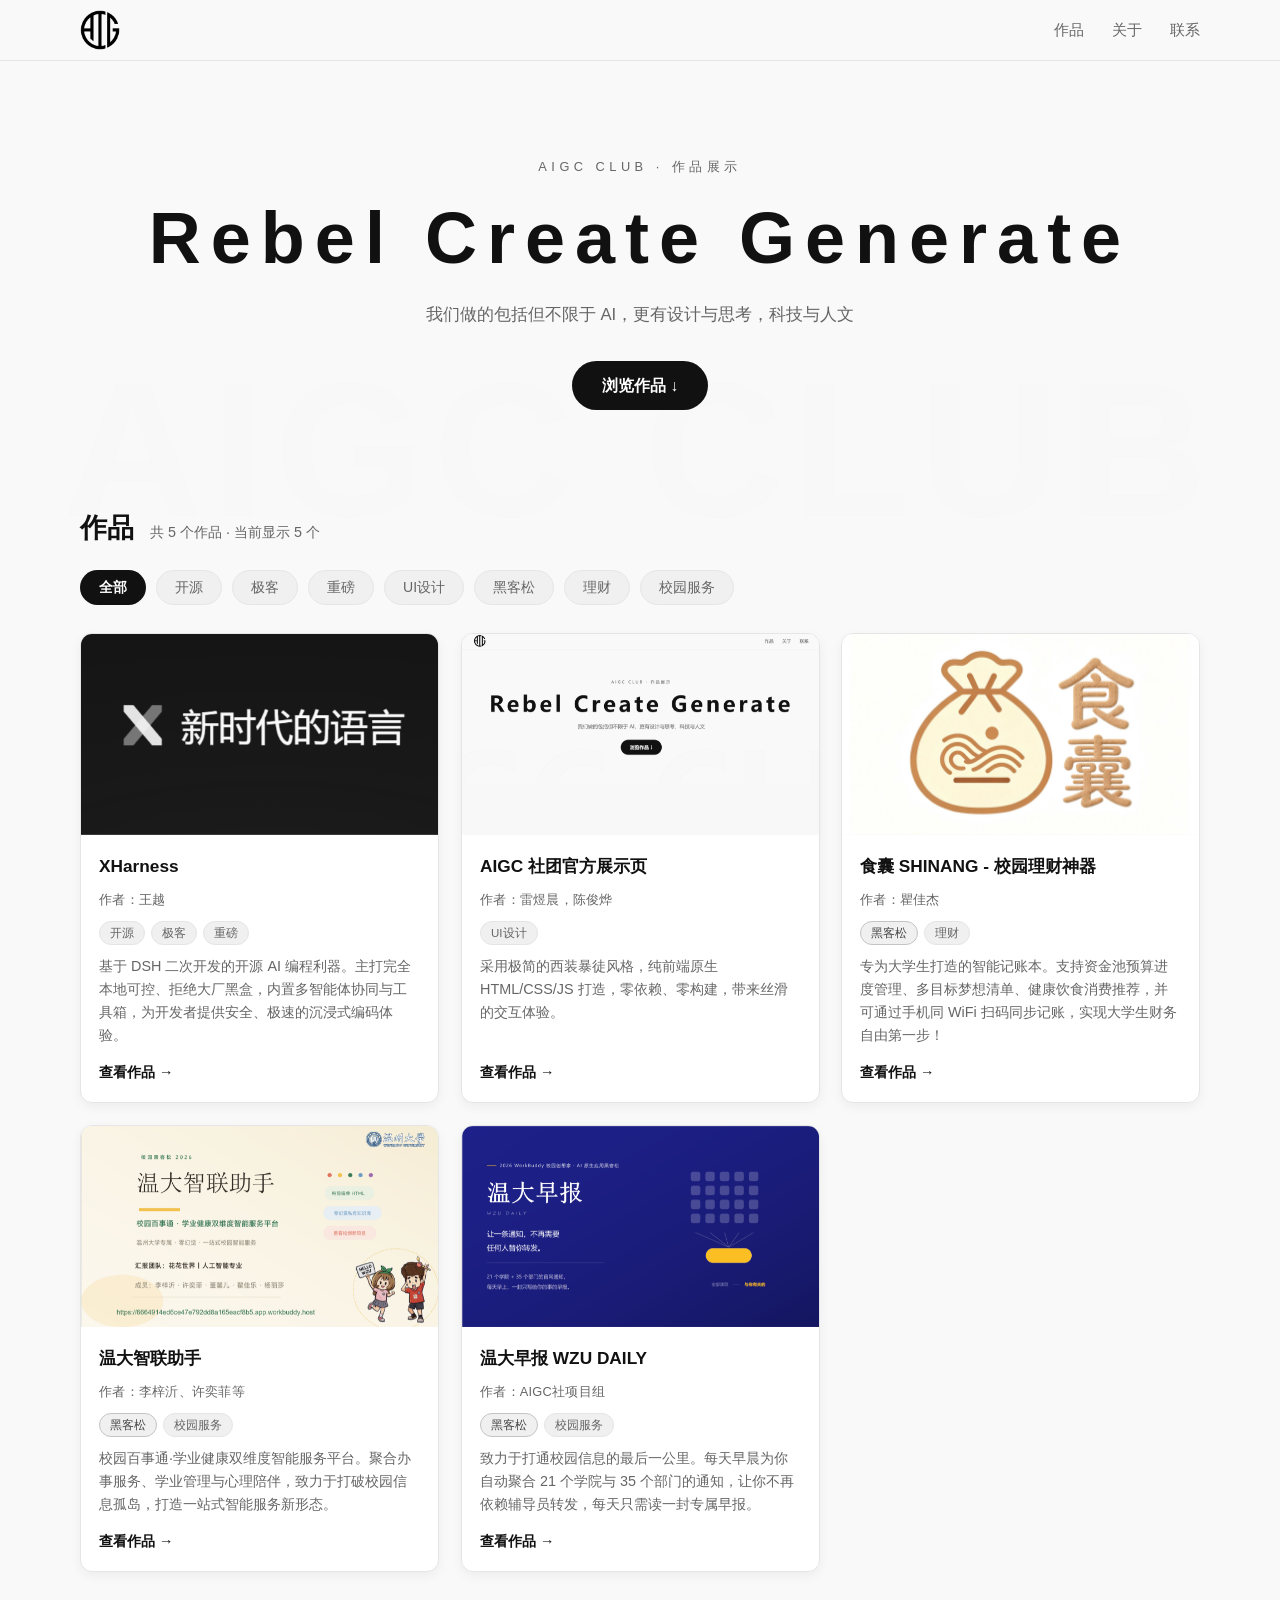
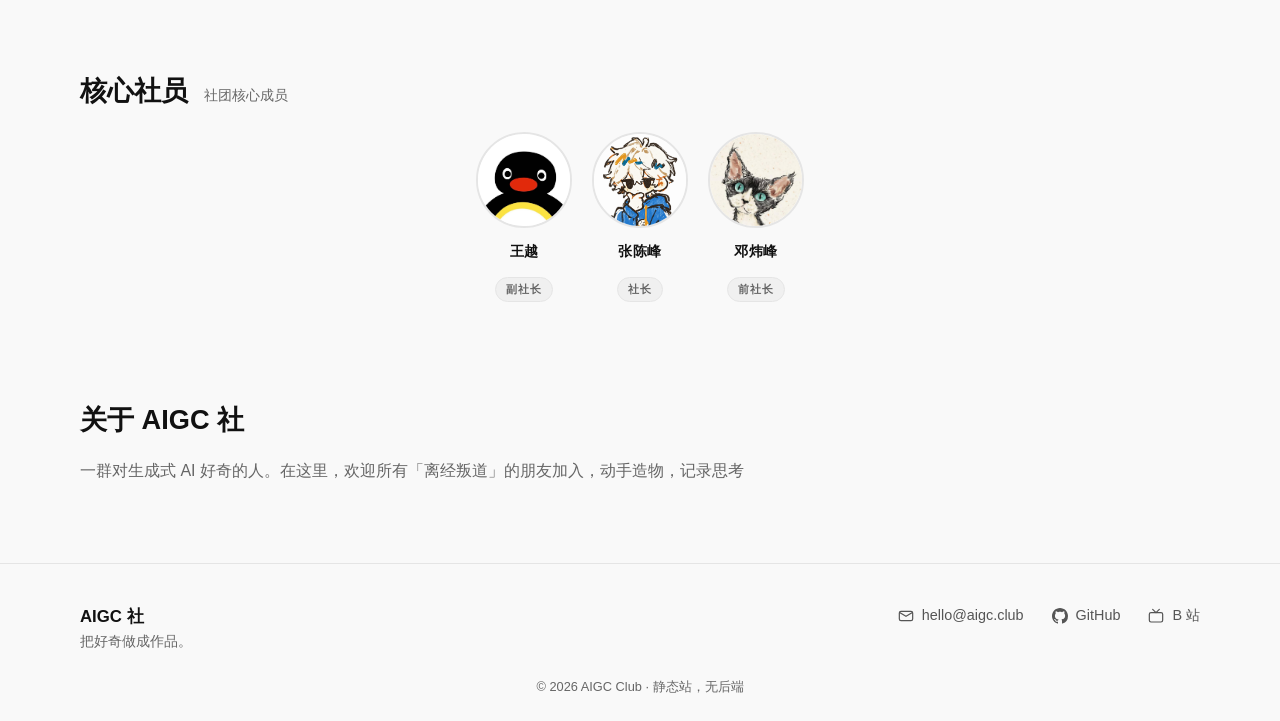
<file: index.html>
<!DOCTYPE html>
<html lang="zh-CN">
<head>
  <meta charset="UTF-8">
  <meta name="viewport" content="width=device-width, initial-scale=1.0">
  <title>AIGC 社 · 作品展示</title>
  <meta name="description" content="AIGC 社团作品展示站 —— 汇集我们的 AIGC 创作与黑客松参赛作品。">
  <link rel="icon" type="image/svg+xml" href="./favicon.svg">
  <link rel="stylesheet" href="./css/style.css">
</head>
<body>
  <header class="site-header" id="top">
    <div class="container nav">
      <a class="brand" href="#top">
        <img class="brand-logo" src="./images/logo-center.png" alt="AIGC Logo">
      </a>
      <nav class="nav-links" aria-label="主导航">
        <a href="#works">作品</a>
        <a href="#about">关于</a>
        <a href="#contact">联系</a>
      </nav>
    </div>
  </header>

  <main>
    <section class="hero">
      <div class="container">
        <p class="hero-kicker">AIGC CLUB · 作品展示</p>
        <h1 class="hero-title">Rebel Create Generate</h1>
        <p class="hero-sub">我们做的包括但不限于 AI，更有设计与思考，科技与人文</p>
        <a class="btn" href="#works">浏览作品 ↓</a>
      </div>
    </section>

    <section class="works" id="works">
      <div class="container">
        <div class="section-head">
          <h2 class="section-title">作品</h2>
          <p class="section-sub" id="works-count"></p>
        </div>
        <div class="filters" id="filters" role="tablist" aria-label="作品筛选"></div>
        <div class="grid" id="works-grid"></div>
        <p class="empty" id="empty" hidden>这个分类下还没有作品，去看看别的吧。</p>
      </div>
    </section>
    <section class="team" id="team">
      <div class="container">
        <div class="section-head">
          <h2 class="section-title">核心社员</h2>
          <p class="section-sub">社团核心成员</p>
        </div>
        <div class="team-list">
          <div class="member">
            <img class="member-avatar" src="./images/wangyue.jpg" alt="王越 头像" style="width:96px; height:96px; border-radius:50%; object-fit:cover;">
            <p class="member-name" style="width:96px; text-align:center; white-space:nowrap; font-size:0.88rem;">王越</p>
            <span class="member-badge">副社长</span>
          </div>
          <div class="member">
            <img class="member-avatar" src="./images/zhangchenfeng.png" alt="张陈峰 头像" style="width:96px; height:96px; border-radius:50%; object-fit:cover;">
            <p class="member-name" style="width:96px; text-align:center; white-space:nowrap; font-size:0.88rem;">张陈峰</p>
            <span class="member-badge">社长</span>
          </div>
          <div class="member">
            <img class="member-avatar" src="./images/dengweifeng.jpg" alt="邓炜峰 头像" style="width:96px; height:96px; border-radius:50%; object-fit:cover;">
            <p class="member-name" style="width:96px; text-align:center; white-space:nowrap; font-size:0.88rem;">邓炜峰</p>
            <span class="member-badge">前社长</span>
          </div>
        </div>
      </div>
    </section>

    <section class="about" id="about">
      <div class="container">
        <h2 class="section-title">关于 AIGC 社</h2>
        <p class="about-text">
          一群对生成式 AI 好奇的人。在这里，欢迎所有「离经叛道」的朋友加入，动手造物，记录思考
        </p>
      </div>
    </section>
  </main>

  <footer class="site-footer" id="contact">
    <div class="container footer-inner">
      <div>
        <p class="footer-brand">AIGC 社</p>
        <p class="footer-note">把好奇做成作品。</p>
      </div>
      <div class="footer-links">
        <a class="footer-link" href="mailto:hello@aigc.club">
          <svg width="16" height="16" viewBox="0 0 24 24" fill="none" stroke="currentColor" stroke-width="1.8" stroke-linecap="round" stroke-linejoin="round" aria-hidden="true"><rect x="2" y="5" width="20" height="14" rx="2.5"></rect><path d="m3 7 8.3 5.1a2 2 0 0 0 1.4 0L21 7"></path></svg>
          <span>hello@aigc.club</span>
        </a>
        <a class="footer-link" href="https://github.com/aigc-club" target="_blank" rel="noopener noreferrer">
          <svg width="16" height="16" viewBox="0 0 16 16" fill="currentColor" aria-hidden="true"><path d="M8 0C3.58 0 0 3.58 0 8c0 3.54 2.29 6.53 5.47 7.59.4.07.55-.17.55-.38 0-.19-.01-.82-.01-1.49-2.01.37-2.53-.49-2.69-.94-.09-.23-.48-.94-.82-1.13-.28-.15-.68-.52-.01-.53.63-.01 1.08.58 1.23.82.72 1.21 1.87.87 2.33.66.07-.52.28-.87.51-1.07-1.78-.2-3.64-.89-3.64-3.95 0-.87.31-1.59.82-2.15-.08-.2-.36-1.02.08-2.12 0 0 .67-.21 2.2.82.64-.18 1.32-.27 2-.27s1.36.09 2 .27c1.53-1.04 2.2-.82 2.2-.82.44 1.1.16 1.92.08 2.12.51.56.82 1.27.82 2.15 0 3.07-1.87 3.75-3.65 3.95.29.25.54.73.54 1.48 0 1.07-.01 1.93-.01 2.2 0 .21.15.46.55.38A8.01 8.01 0 0 0 16 8c0-4.42-3.58-8-8-8Z"></path></svg>
          <span>GitHub</span>
        </a>
        <a class="footer-link" href="https://space.bilibili.com/0" target="_blank" rel="noopener noreferrer">
          <svg width="16" height="16" viewBox="0 0 24 24" fill="none" stroke="currentColor" stroke-width="1.8" stroke-linecap="round" stroke-linejoin="round" aria-hidden="true"><rect x="2" y="7" width="20" height="14" rx="2.5"></rect><path d="m17 2-5 5-5-5"></path></svg>
          <span>B 站</span>
        </a>
      </div>
    </div>
    <p class="copyright">© <span id="year"></span> AIGC Club · 静态站，无后端</p>
  </footer>

  <script src="./js/works.js"></script>
  <script src="./js/main.js"></script>
</body>
</html>
</file>
<file: css/style.css>
/* ============ AIGC 社 · 浅色极简风 ============ */

:root {
  --bg: #F9F9F9;
  --bg-soft: #F0F0F0;
  --card: #FFFFFF;
  --card-border: #E5E5E5;
  --card-hover: #FFFFFF;
  --text: #111111;
  --text-dim: #666666;
  --accent-1: #666666;
  --accent-2: #666666;
  --accent-3: #666666;
  --grad: #111111;
  --radius: 12px;
  --shadow-glow: none;
}

* { margin: 0; padding: 0; box-sizing: border-box; }

html { scroll-behavior: smooth; }

body {
  position: relative;
  min-height: 100vh;
  background: var(--bg);
  color: var(--text);
  font-family: "PingFang SC", "Microsoft YaHei", "Noto Sans SC",
    -apple-system, BlinkMacSystemFont, "Segoe UI", Roboto, sans-serif;
  line-height: 1.6;
  -webkit-font-smoothing: antialiased;
  overflow-x: hidden;
}

/* ============ 巨大水印文字（AIGC CLUB）============ */
body::before {
  content: "AIGC CLUB";
  position: fixed;
  top: 50%;
  left: 50%;
  transform: translate(-50%, -50%);
  font-size: 15vw;
  font-weight: 900;
  letter-spacing: 0.05em;
  white-space: nowrap;
  color: rgba(0, 0, 0, 0.05);
  -webkit-text-stroke: 1px rgba(0, 0, 0, 0.06);
  opacity: 0.1;
  z-index: 0;
  pointer-events: none;
  user-select: none;
}

/* 背景：极深纯色，无光晕（水印文字保留，极淡） */

/* 让内容浮在水印之上 */
.site-header,
main,
.site-footer {
  position: relative;
  z-index: 1;
}

.container {
  width: min(1120px, 92%);
  margin: 0 auto;
}

/* ============ 顶部导航 ============ */
.site-header {
  position: sticky;
  top: 0;
  z-index: 50;
  backdrop-filter: blur(14px);
  -webkit-backdrop-filter: blur(14px);
  background: rgba(249, 249, 249, 0.8);
  border-bottom: 1px solid #E5E5E5;
}

.nav {
  display: flex;
  align-items: center;
  justify-content: space-between;
  height: 60px;
}

.brand {
  display: flex;
  align-items: center;
  gap: 10px;
  text-decoration: none;
  color: var(--text);
  font-weight: 700;
  font-size: 1.15rem;
  letter-spacing: 0.02em;
}

.brand-dot {
  width: 12px;
  height: 12px;
  border-radius: 50%;
  background: var(--grad);
  box-shadow: none;
}

.brand-thin { font-weight: 400; color: var(--text-dim); }

.brand-logo {
  height: 40px;
  width: auto;
  display: block;
  flex: 0 0 auto;
}

.nav-links {
  display: flex;
  gap: 28px;
}

.nav-links a {
  color: var(--text-dim);
  text-decoration: none;
  font-size: 0.95rem;
  transition: color 0.2s;
}

.nav-links a:hover { color: var(--text); }

/* ============ Hero ============ */
.hero {
  padding: 96px 0 72px;
  text-align: center;
}

.hero-kicker {
  font-size: 0.8rem;
  letter-spacing: 0.35em;
  text-transform: uppercase;
  color: var(--accent-1);
  margin-bottom: 18px;
}

.hero-title {
  font-size: clamp(2.5rem, 7vw, 4.5rem);
  font-weight: 800;
  letter-spacing: 10px;
  line-height: 1.2;
  margin-bottom: 20px;
}

.hero-sub {
  max-width: 640px;
  margin: 0 auto 32px;
  color: #666666;
  font-size: 1.05rem;
}

.btn {
  display: inline-block;
  padding: 12px 30px;
  border-radius: 999px;
  background: #111111;
  color: #FFFFFF;
  font-weight: 700;
  text-decoration: none;
  transition: transform 0.2s, background 0.2s;
}

.btn:hover {
  transform: translateY(-2px);
  background: #000000;
}

/* ============ 作品区 ============ */
.works { padding: 24px 0 72px; }

.section-head {
  display: flex;
  align-items: baseline;
  gap: 16px;
  margin-bottom: 20px;
  flex-wrap: wrap;
}

.section-title {
  font-size: 1.7rem;
  font-weight: 800;
}

.section-sub {
  color: #666666;
  font-size: 0.9rem;
}

/* 筛选标签 */
.filters {
  display: flex;
  flex-wrap: wrap;
  gap: 10px;
  margin-bottom: 28px;
}

.filter-btn {
  padding: 7px 18px;
  border-radius: 999px;
  border: 1px solid var(--card-border);
  background: #F0F0F0;
  color: var(--text-dim);
  font-size: 0.88rem;
  cursor: pointer;
  transition: all 0.2s;
}

.filter-btn:hover {
  color: var(--text);
  border-color: #999999;
}

.filter-btn.active {
  background: #111111;
  border-color: transparent;
  color: #FFFFFF;
  font-weight: 700;
}

/* 作品网格（带 3D 透视舞台） */
.grid {
  display: grid;
  grid-template-columns: repeat(auto-fill, minmax(280px, 1fr));
  gap: 22px;
  perspective: 1200px;
}

.empty {
  text-align: center;
  color: var(--text-dim);
  padding: 40px 0;
}

/* 作品卡片（默认 3D 倾斜） */
a.card {
  display: flex;
  text-decoration: none;
  color: inherit;
}

.card {
  display: flex;
  flex-direction: column;
  border-radius: var(--radius);
  background: var(--card);
  border: 1px solid var(--card-border);
  box-shadow: 0 4px 12px rgba(0, 0, 0, 0.05);
  overflow: hidden;
  transform: none;
  transition: all 0.3s ease;
  will-change: transform;
}

/* 悬停上浮 + 阴影加深 */
.card:hover {
  transform: translateY(-4px);
  background: var(--card-hover);
  border-color: #D4D4D4;
  box-shadow: 0 12px 24px rgba(0, 0, 0, 0.1);
}

.card-media {
  position: relative;
  aspect-ratio: 16 / 9;
  overflow: hidden;
  background: #F5F5F5;
}

.card-media img {
  position: relative;
  z-index: 1;
  width: 100%;
  height: 100%;
  object-fit: cover;
  display: block;
  transition: transform 0.4s;
}

.card:hover .card-media img { transform: scale(1.05); }

/* 封面占位：统一浅灰 */
.card-media .fallback {
  position: absolute;
  inset: 0;
  display: flex;
  align-items: center;
  justify-content: center;
  font-size: 1.5rem;
  font-weight: 800;
  color: #999999;
}

.fallback-0 { background: transparent; }
.fallback-1 { background: transparent; }
.fallback-2 { background: transparent; }
.fallback-3 { background: transparent; }
.fallback-4 { background: transparent; }
.fallback-5 { background: transparent; }

.badge-year {
  position: absolute;
  top: 10px;
  right: 10px;
  padding: 3px 10px;
  border-radius: 999px;
  background: rgba(255, 255, 255, 0.9);
  backdrop-filter: blur(6px);
  font-size: 0.75rem;
  color: var(--text);
}

.card-body {
  display: flex;
  flex-direction: column;
  gap: 10px;
  padding: 18px;
  flex: 1;
}

.card-title {
  font-size: 1.08rem;
  font-weight: 700;
}

.card-author {
  font-size: 0.8rem;
  color: var(--accent-1);
  letter-spacing: 0.02em;
}

.card-tags {
  display: flex;
  flex-wrap: wrap;
  gap: 6px;
}

.chip {
  font-size: 0.72rem;
  padding: 2px 10px;
  border-radius: 999px;
  border: 1px solid #E5E5E5;
  background: #F0F0F0;
  color: #666666;
}

.chip-hack {
  border-color: #C4C4C4;
  color: #444444;
}

.card-desc {
  color: var(--text-dim);
  font-size: 0.9rem;
  flex: 1;
}

.card-usage {
  margin-top: 10px;
  padding: 8px 10px;
  border-radius: 8px;
  background: #F0F0F0;
  border: 1px solid #E5E5E5;
  color: #666666;
  font-size: 0.78rem;
  line-height: 1.5;
}

.card-link {
  margin-top: 4px;
  color: var(--text);
  font-size: 0.9rem;
  font-weight: 600;
  transition: color 0.2s;
}

.card-link:hover { color: var(--accent-1); }

.card-link.disabled {
  color: var(--text-dim);
  font-weight: 400;
}

/* ============ 关于 ============ */
.about {
  padding: 24px 0 80px;
}

.about-text {
  max-width: 720px;
  color: var(--text-dim);
  margin-top: 16px;
}

/* ============ 页脚 ============ */
.site-footer {
  border-top: 1px solid #E5E5E5;
  background: transparent;
}

.footer-inner {
  display: flex;
  justify-content: space-between;
  align-items: flex-start;
  gap: 24px;
  padding: 40px 0 24px;
  flex-wrap: wrap;
}

.footer-brand {
  font-weight: 700;
  font-size: 1.05rem;
}

.footer-note {
  color: var(--text-dim);
  font-size: 0.85rem;
}

.footer-links {
  display: flex;
  gap: 28px;
  flex-wrap: wrap;
  align-items: center;
}

.footer-link {
  position: relative;
  display: inline-flex;
  align-items: center;
  gap: 8px;
  color: #555555;
  text-decoration: none;
  font-size: 0.9rem;
  transition: color 0.25s ease;
}

.footer-link svg {
  flex: 0 0 auto;
  transition: transform 0.25s ease;
}

.footer-link::after {
  content: "";
  position: absolute;
  left: 0;
  right: 0;
  bottom: -4px;
  height: 1px;
  background: currentColor;
  transform: scaleX(0);
  transform-origin: 100% 50%;
  transition: transform 0.35s cubic-bezier(0.22, 1, 0.36, 1);
}

.footer-link:hover {
  color: var(--text);
}

.footer-link:hover svg {
  transform: translateY(-1px);
}

.footer-link:hover::after {
  transform: scaleX(1);
  transform-origin: 0 50%;
}

.footer-link:focus-visible {
  outline: 1px solid var(--text-dim);
  outline-offset: 3px;
  border-radius: 2px;
}

.copyright {
  text-align: center;
  color: var(--text-dim);
  font-size: 0.8rem;
  padding: 0 0 24px;
}

/* ============ 虚拟社员展示区 ============ */
.team { padding: 24px 0 72px; }

.team-list {
  display: flex;
  gap: 20px;
  justify-content: center;
  align-items: flex-start;
  flex-wrap: wrap;
  margin-top: 8px;
}

.member {
  display: flex;
  flex-direction: column;
  align-items: center;
  gap: 12px;
}

.member-avatar {
  width: 96px;
  height: 96px;
  border-radius: 50%;
  object-fit: cover;
  background: var(--bg-soft);
  border: 2px solid #E5E5E5;
  transition: transform 0.25s ease, border-color 0.25s ease;
}

.member-avatar:hover {
  transform: translateY(-4px);
  border-color: #999999;
}

.member-name {
  color: #111111;
  font-size: 0.88rem;
  font-weight: 600;
  letter-spacing: 0.03em;
}

/* ============ 响应式 ============ */
@media (max-width: 640px) {
  body::before { font-size: 16vw; }
  .nav-links { gap: 18px; }
  .hero { padding: 64px 0 48px; }
  .grid { grid-template-columns: 1fr; perspective: none; }
  .card { transform: none; }
  .card:hover { transform: translateY(-5px); }
  .footer-inner { flex-direction: column; }
}

/* 社员铭牌 Badge */
.member-badge {
  margin-top: 2px;
  padding: 3px 10px;
  border-radius: 999px;
  background: #F0F0F0;
  border: 1px solid #E5E5E5;
  color: #666666;
  font-size: 0.68rem;
  font-weight: 600;
  letter-spacing: 0.08em;
}
</file>
